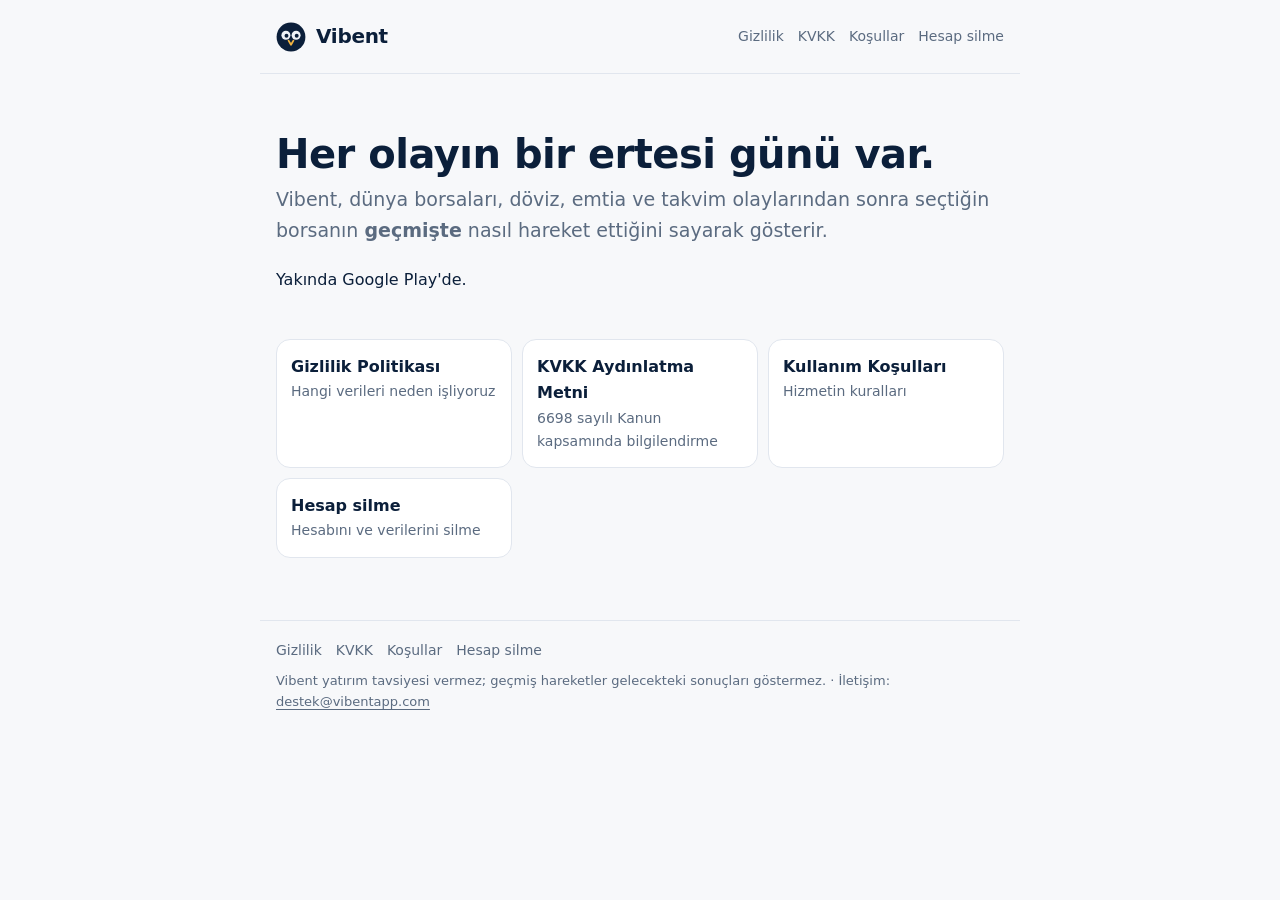
<file: index.html>
<!doctype html>
<html lang="tr">
<head>
<meta charset="utf-8">
<meta name="viewport" content="width=device-width, initial-scale=1">
<title>Vibent</title>
<meta name="description" content="Borsaların geçmişte olaylardan sonra nasıl hareket ettiğini gösteren istatistik uygulaması.">
<link rel="stylesheet" href="/style.css">
</head>
<body>
<header><a class="brand" href="/"><svg width="30" height="30" viewBox="0 0 100 100" aria-hidden="true"><circle cx="50" cy="50" r="48" fill="#0B1F3A"/><circle cx="33" cy="44" r="15" fill="#EEF2F7"/><circle cx="67" cy="44" r="15" fill="#EEF2F7"/><circle cx="35" cy="46" r="6.5" fill="#0B1F3A"/><circle cx="69" cy="46" r="6.5" fill="#0B1F3A"/><path d="M42 62 L50 76 L58 62" stroke="#F2B441" stroke-width="6" fill="none" stroke-linecap="round" stroke-linejoin="round"/></svg>Vibent</a><nav><a href="/gizlilik/">Gizlilik</a><a href="/kvkk/">KVKK</a><a href="/kosullar/">Koşullar</a><a href="/hesap-sil/">Hesap silme</a></nav></header>
<main>

<section class="hero">
<h1>Her olayın bir ertesi günü var.</h1>
<p class="lead">Vibent, dünya borsaları, döviz, emtia ve takvim olaylarından sonra seçtiğin borsanın <strong>geçmişte</strong> nasıl hareket ettiğini sayarak gösterir.</p>
<p>Yakında Google Play'de.</p>
</section>
<div class="cards">
<a href="/gizlilik/"><strong>Gizlilik Politikası</strong><span>Hangi verileri neden işliyoruz</span></a>
<a href="/kvkk/"><strong>KVKK Aydınlatma Metni</strong><span>6698 sayılı Kanun kapsamında bilgilendirme</span></a>
<a href="/kosullar/"><strong>Kullanım Koşulları</strong><span>Hizmetin kuralları</span></a>
<a href="/hesap-sil/"><strong>Hesap silme</strong><span>Hesabını ve verilerini silme</span></a>
</div>

</main>
<footer><nav><a href="/gizlilik/">Gizlilik</a><a href="/kvkk/">KVKK</a><a href="/kosullar/">Koşullar</a><a href="/hesap-sil/">Hesap silme</a></nav>Vibent yatırım tavsiyesi vermez; geçmiş hareketler gelecekteki sonuçları göstermez. · İletişim: <a href="mailto:destek@vibentapp.com">destek@vibentapp.com</a></footer>
</body>
</html>
</file>
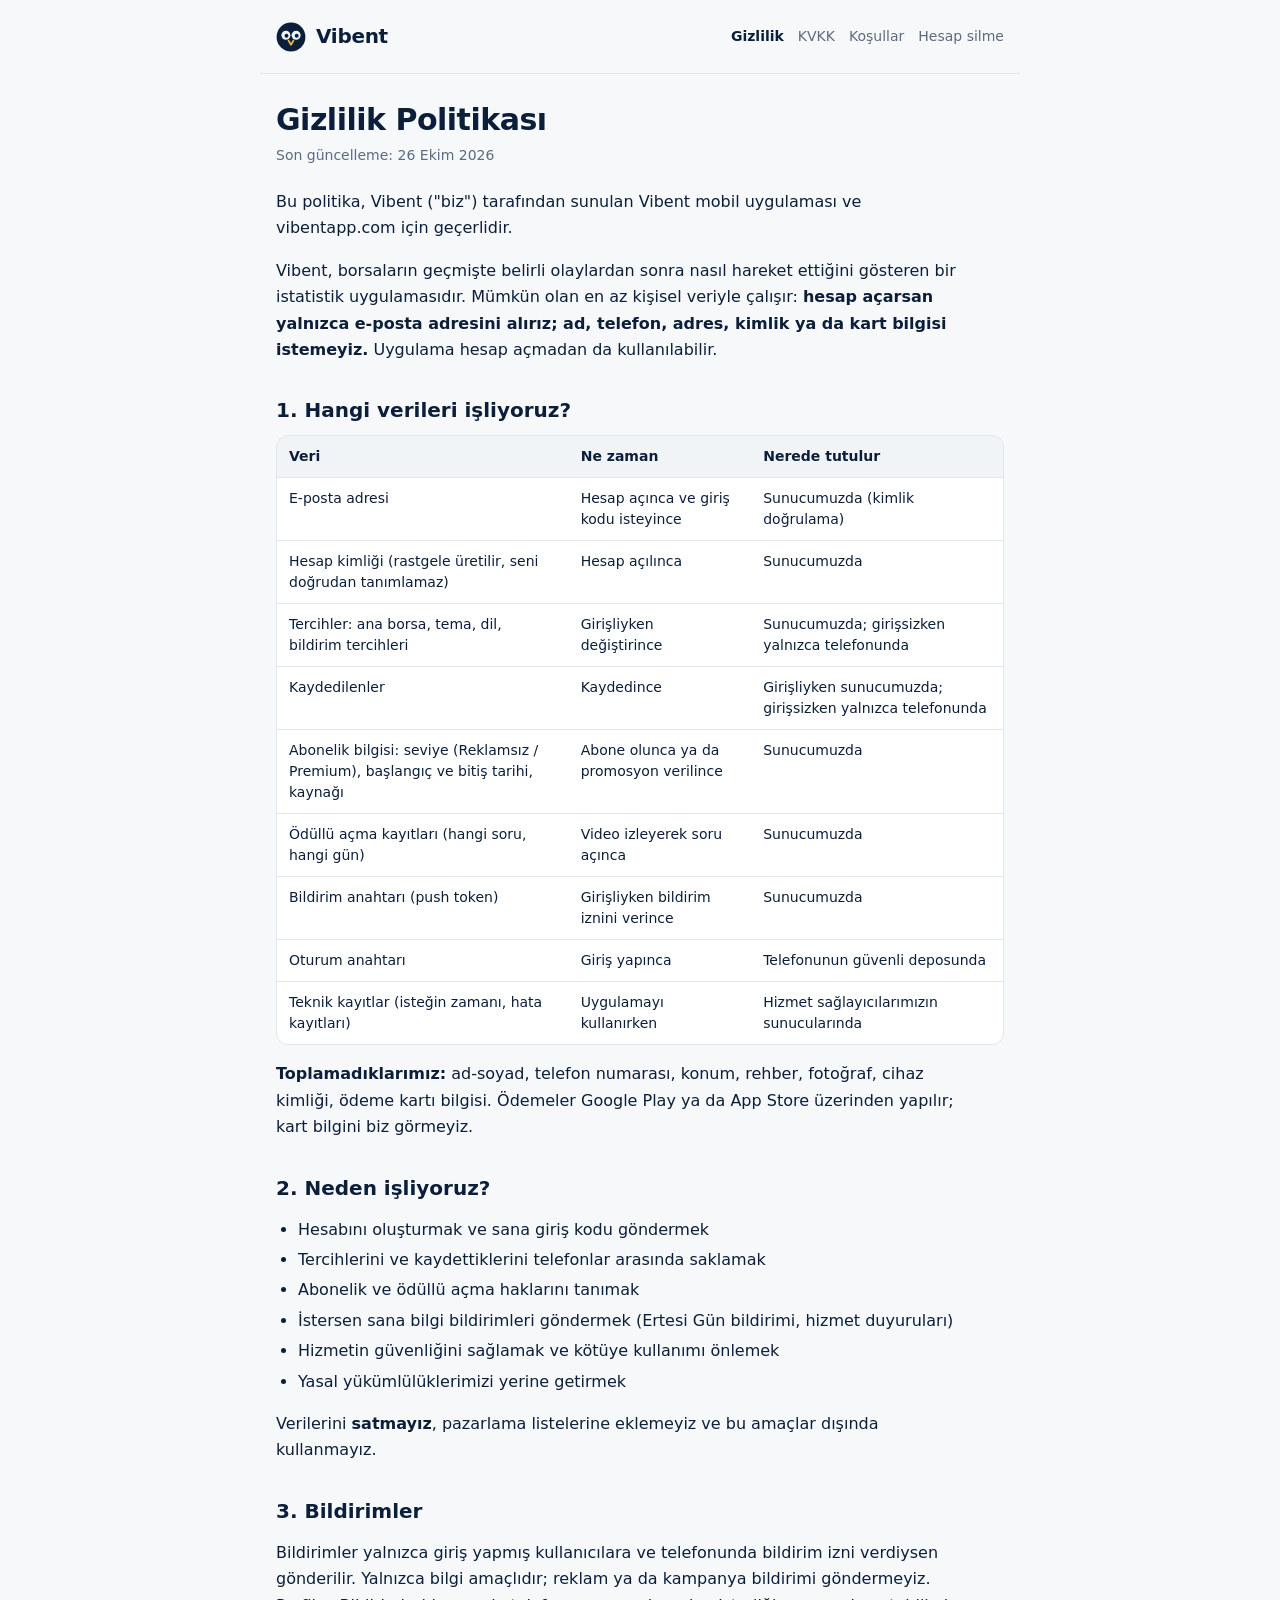
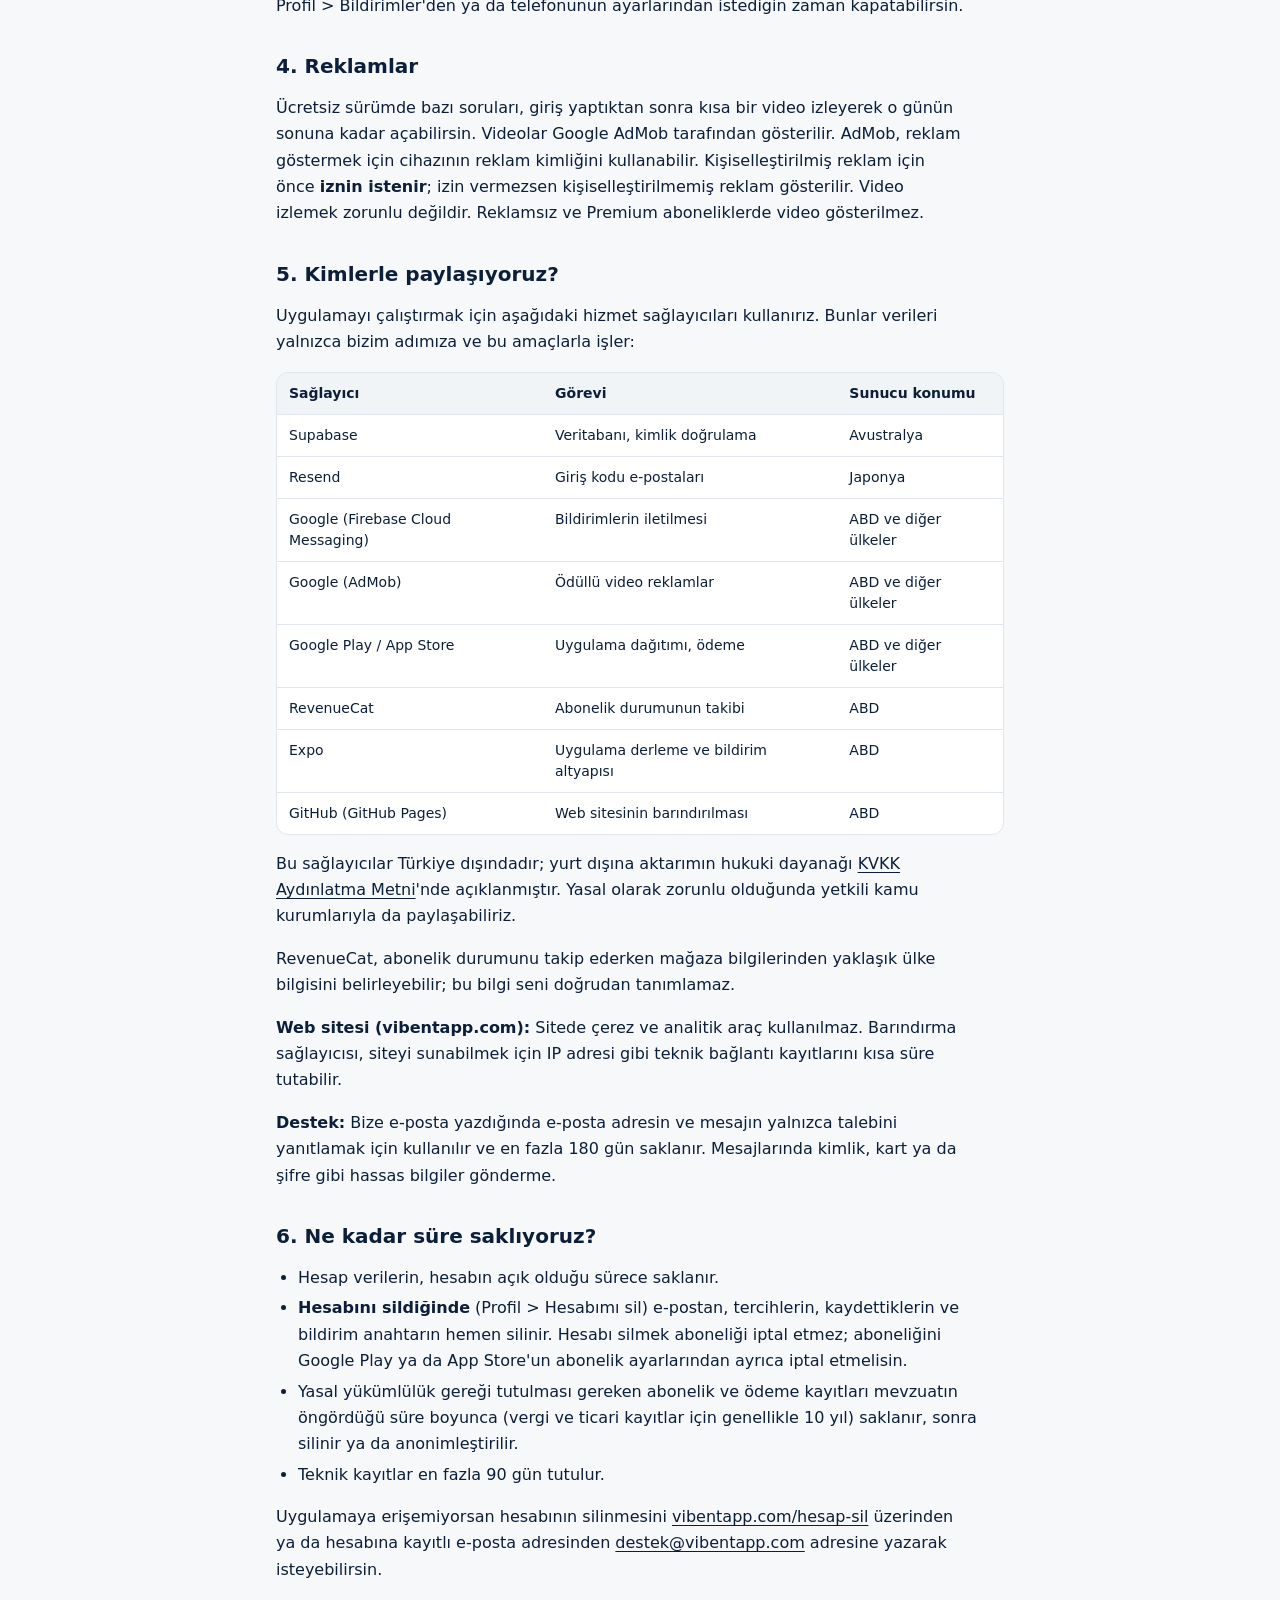
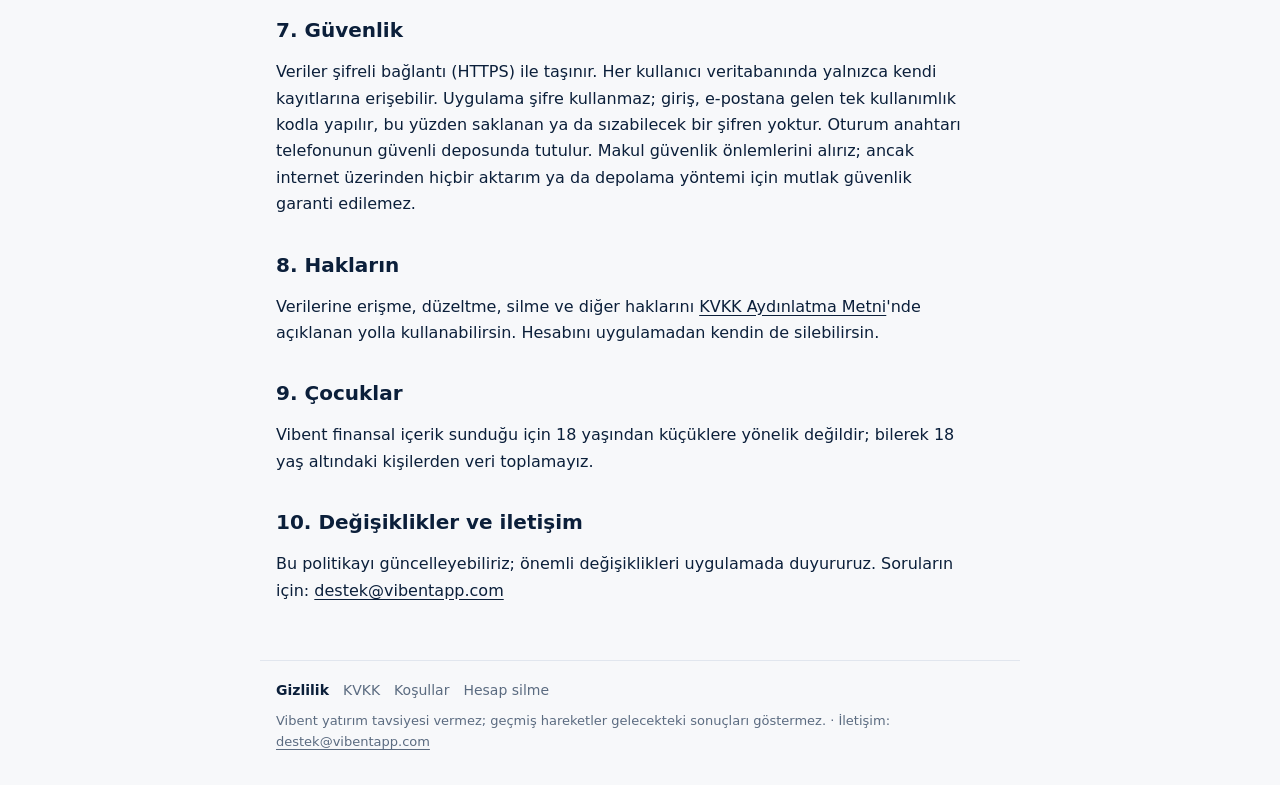
<file: gizlilik/index.html>
<!doctype html>
<html lang="tr">
<head>
<meta charset="utf-8">
<meta name="viewport" content="width=device-width, initial-scale=1">
<title>Gizlilik Politikası · Vibent</title>
<meta name="description" content="Vibent Gizlilik Politikası">
<link rel="stylesheet" href="/style.css">
</head>
<body>
<header><a class="brand" href="/"><svg width="30" height="30" viewBox="0 0 100 100" aria-hidden="true"><circle cx="50" cy="50" r="48" fill="#0B1F3A"/><circle cx="33" cy="44" r="15" fill="#EEF2F7"/><circle cx="67" cy="44" r="15" fill="#EEF2F7"/><circle cx="35" cy="46" r="6.5" fill="#0B1F3A"/><circle cx="69" cy="46" r="6.5" fill="#0B1F3A"/><path d="M42 62 L50 76 L58 62" stroke="#F2B441" stroke-width="6" fill="none" stroke-linecap="round" stroke-linejoin="round"/></svg>Vibent</a><nav><a href="/gizlilik/" aria-current="page">Gizlilik</a><a href="/kvkk/">KVKK</a><a href="/kosullar/">Koşullar</a><a href="/hesap-sil/">Hesap silme</a></nav></header>
<main>

<h1>Gizlilik Politikası</h1>
<p class="meta">Son güncelleme: 26 Ekim 2026</p>
<p>Bu politika, Vibent ("biz") tarafından sunulan Vibent mobil uygulaması ve vibentapp.com için geçerlidir.</p>
<p>Vibent, borsaların geçmişte belirli olaylardan sonra nasıl hareket ettiğini gösteren bir istatistik uygulamasıdır. Mümkün olan en az kişisel veriyle çalışır: <strong>hesap açarsan yalnızca e-posta adresini alırız; ad, telefon, adres, kimlik ya da kart bilgisi istemeyiz.</strong> Uygulama hesap açmadan da kullanılabilir.</p>

<h2>1. Hangi verileri işliyoruz?</h2>
<div class="table"><table><thead><tr><th>Veri</th><th>Ne zaman</th><th>Nerede tutulur</th></tr></thead><tbody><tr><td>E-posta adresi</td><td>Hesap açınca ve giriş kodu isteyince</td><td>Sunucumuzda (kimlik doğrulama)</td></tr><tr><td>Hesap kimliği (rastgele üretilir, seni doğrudan tanımlamaz)</td><td>Hesap açılınca</td><td>Sunucumuzda</td></tr><tr><td>Tercihler: ana borsa, tema, dil, bildirim tercihleri</td><td>Girişliyken değiştirince</td><td>Sunucumuzda; girişsizken yalnızca telefonunda</td></tr><tr><td>Kaydedilenler</td><td>Kaydedince</td><td>Girişliyken sunucumuzda; girişsizken yalnızca telefonunda</td></tr><tr><td>Abonelik bilgisi: seviye (Reklamsız / Premium), başlangıç ve bitiş tarihi, kaynağı</td><td>Abone olunca ya da promosyon verilince</td><td>Sunucumuzda</td></tr><tr><td>Ödüllü açma kayıtları (hangi soru, hangi gün)</td><td>Video izleyerek soru açınca</td><td>Sunucumuzda</td></tr><tr><td>Bildirim anahtarı (push token)</td><td>Girişliyken bildirim iznini verince</td><td>Sunucumuzda</td></tr><tr><td>Oturum anahtarı</td><td>Giriş yapınca</td><td>Telefonunun güvenli deposunda</td></tr><tr><td>Teknik kayıtlar (isteğin zamanı, hata kayıtları)</td><td>Uygulamayı kullanırken</td><td>Hizmet sağlayıcılarımızın sunucularında</td></tr></tbody></table></div>
<p><strong>Toplamadıklarımız:</strong> ad-soyad, telefon numarası, konum, rehber, fotoğraf, cihaz kimliği, ödeme kartı bilgisi. Ödemeler Google Play ya da App Store üzerinden yapılır; kart bilgini biz görmeyiz.</p>

<h2>2. Neden işliyoruz?</h2>
<ul>
<li>Hesabını oluşturmak ve sana giriş kodu göndermek</li>
<li>Tercihlerini ve kaydettiklerini telefonlar arasında saklamak</li>
<li>Abonelik ve ödüllü açma haklarını tanımak</li>
<li>İstersen sana bilgi bildirimleri göndermek (Ertesi Gün bildirimi, hizmet duyuruları)</li>
<li>Hizmetin güvenliğini sağlamak ve kötüye kullanımı önlemek</li>
<li>Yasal yükümlülüklerimizi yerine getirmek</li>
</ul>
<p>Verilerini <strong>satmayız</strong>, pazarlama listelerine eklemeyiz ve bu amaçlar dışında kullanmayız.</p>

<h2>3. Bildirimler</h2>
<p>Bildirimler yalnızca giriş yapmış kullanıcılara ve telefonunda bildirim izni verdiysen gönderilir. Yalnızca bilgi amaçlıdır; reklam ya da kampanya bildirimi göndermeyiz. Profil &gt; Bildirimler'den ya da telefonunun ayarlarından istediğin zaman kapatabilirsin.</p>

<h2>4. Reklamlar</h2>
<p>Ücretsiz sürümde bazı soruları, giriş yaptıktan sonra kısa bir video izleyerek o günün sonuna kadar açabilirsin. Videolar Google AdMob tarafından gösterilir. AdMob, reklam göstermek için cihazının reklam kimliğini kullanabilir. Kişiselleştirilmiş reklam için önce <strong>iznin istenir</strong>; izin vermezsen kişiselleştirilmemiş reklam gösterilir. Video izlemek zorunlu değildir. Reklamsız ve Premium aboneliklerde video gösterilmez.</p>

<h2>5. Kimlerle paylaşıyoruz?</h2>
<p>Uygulamayı çalıştırmak için aşağıdaki hizmet sağlayıcıları kullanırız. Bunlar verileri yalnızca bizim adımıza ve bu amaçlarla işler:</p>
<div class="table"><table><thead><tr><th>Sağlayıcı</th><th>Görevi</th><th>Sunucu konumu</th></tr></thead><tbody><tr><td>Supabase</td><td>Veritabanı, kimlik doğrulama</td><td>Avustralya</td></tr><tr><td>Resend</td><td>Giriş kodu e-postaları</td><td>Japonya</td></tr><tr><td>Google (Firebase Cloud Messaging)</td><td>Bildirimlerin iletilmesi</td><td>ABD ve diğer ülkeler</td></tr><tr><td>Google (AdMob)</td><td>Ödüllü video reklamlar</td><td>ABD ve diğer ülkeler</td></tr><tr><td>Google Play / App Store</td><td>Uygulama dağıtımı, ödeme</td><td>ABD ve diğer ülkeler</td></tr><tr><td>RevenueCat</td><td>Abonelik durumunun takibi</td><td>ABD</td></tr><tr><td>Expo</td><td>Uygulama derleme ve bildirim altyapısı</td><td>ABD</td></tr><tr><td>GitHub (GitHub Pages)</td><td>Web sitesinin barındırılması</td><td>ABD</td></tr></tbody></table></div>
<p>Bu sağlayıcılar Türkiye dışındadır; yurt dışına aktarımın hukuki dayanağı <a href="/kvkk/">KVKK Aydınlatma Metni</a>'nde açıklanmıştır. Yasal olarak zorunlu olduğunda yetkili kamu kurumlarıyla da paylaşabiliriz.</p>
<p>RevenueCat, abonelik durumunu takip ederken mağaza bilgilerinden yaklaşık ülke bilgisini belirleyebilir; bu bilgi seni doğrudan tanımlamaz.</p>
<p><strong>Web sitesi (vibentapp.com):</strong> Sitede çerez ve analitik araç kullanılmaz. Barındırma sağlayıcısı, siteyi sunabilmek için IP adresi gibi teknik bağlantı kayıtlarını kısa süre tutabilir.</p>
<p><strong>Destek:</strong> Bize e-posta yazdığında e-posta adresin ve mesajın yalnızca talebini yanıtlamak için kullanılır ve en fazla 180 gün saklanır. Mesajlarında kimlik, kart ya da şifre gibi hassas bilgiler gönderme.</p>

<h2>6. Ne kadar süre saklıyoruz?</h2>
<ul>
<li>Hesap verilerin, hesabın açık olduğu sürece saklanır.</li>
<li><strong>Hesabını sildiğinde</strong> (Profil &gt; Hesabımı sil) e-postan, tercihlerin, kaydettiklerin ve bildirim anahtarın hemen silinir. Hesabı silmek aboneliği iptal etmez; aboneliğini Google Play ya da App Store'un abonelik ayarlarından ayrıca iptal etmelisin.</li>
<li>Yasal yükümlülük gereği tutulması gereken abonelik ve ödeme kayıtları mevzuatın öngördüğü süre boyunca (vergi ve ticari kayıtlar için genellikle 10 yıl) saklanır, sonra silinir ya da anonimleştirilir.</li>
<li>Teknik kayıtlar en fazla 90 gün tutulur.</li>
</ul>
<p>Uygulamaya erişemiyorsan hesabının silinmesini <a href="/hesap-sil/">vibentapp.com/hesap-sil</a> üzerinden ya da hesabına kayıtlı e-posta adresinden <a href="mailto:destek@vibentapp.com">destek@vibentapp.com</a> adresine yazarak isteyebilirsin.</p>

<h2>7. Güvenlik</h2>
<p>Veriler şifreli bağlantı (HTTPS) ile taşınır. Her kullanıcı veritabanında yalnızca kendi kayıtlarına erişebilir. Uygulama şifre kullanmaz; giriş, e-postana gelen tek kullanımlık kodla yapılır, bu yüzden saklanan ya da sızabilecek bir şifren yoktur. Oturum anahtarı telefonunun güvenli deposunda tutulur. Makul güvenlik önlemlerini alırız; ancak internet üzerinden hiçbir aktarım ya da depolama yöntemi için mutlak güvenlik garanti edilemez.</p>

<h2>8. Hakların</h2>
<p>Verilerine erişme, düzeltme, silme ve diğer haklarını <a href="/kvkk/">KVKK Aydınlatma Metni</a>'nde açıklanan yolla kullanabilirsin. Hesabını uygulamadan kendin de silebilirsin.</p>

<h2>9. Çocuklar</h2>
<p>Vibent finansal içerik sunduğu için 18 yaşından küçüklere yönelik değildir; bilerek 18 yaş altındaki kişilerden veri toplamayız.</p>

<h2>10. Değişiklikler ve iletişim</h2>
<p>Bu politikayı güncelleyebiliriz; önemli değişiklikleri uygulamada duyururuz. Soruların için: <a href="mailto:destek@vibentapp.com">destek@vibentapp.com</a></p>

</main>
<footer><nav><a href="/gizlilik/" aria-current="page">Gizlilik</a><a href="/kvkk/">KVKK</a><a href="/kosullar/">Koşullar</a><a href="/hesap-sil/">Hesap silme</a></nav>Vibent yatırım tavsiyesi vermez; geçmiş hareketler gelecekteki sonuçları göstermez. · İletişim: <a href="mailto:destek@vibentapp.com">destek@vibentapp.com</a></footer>
</body>
</html>
</file>
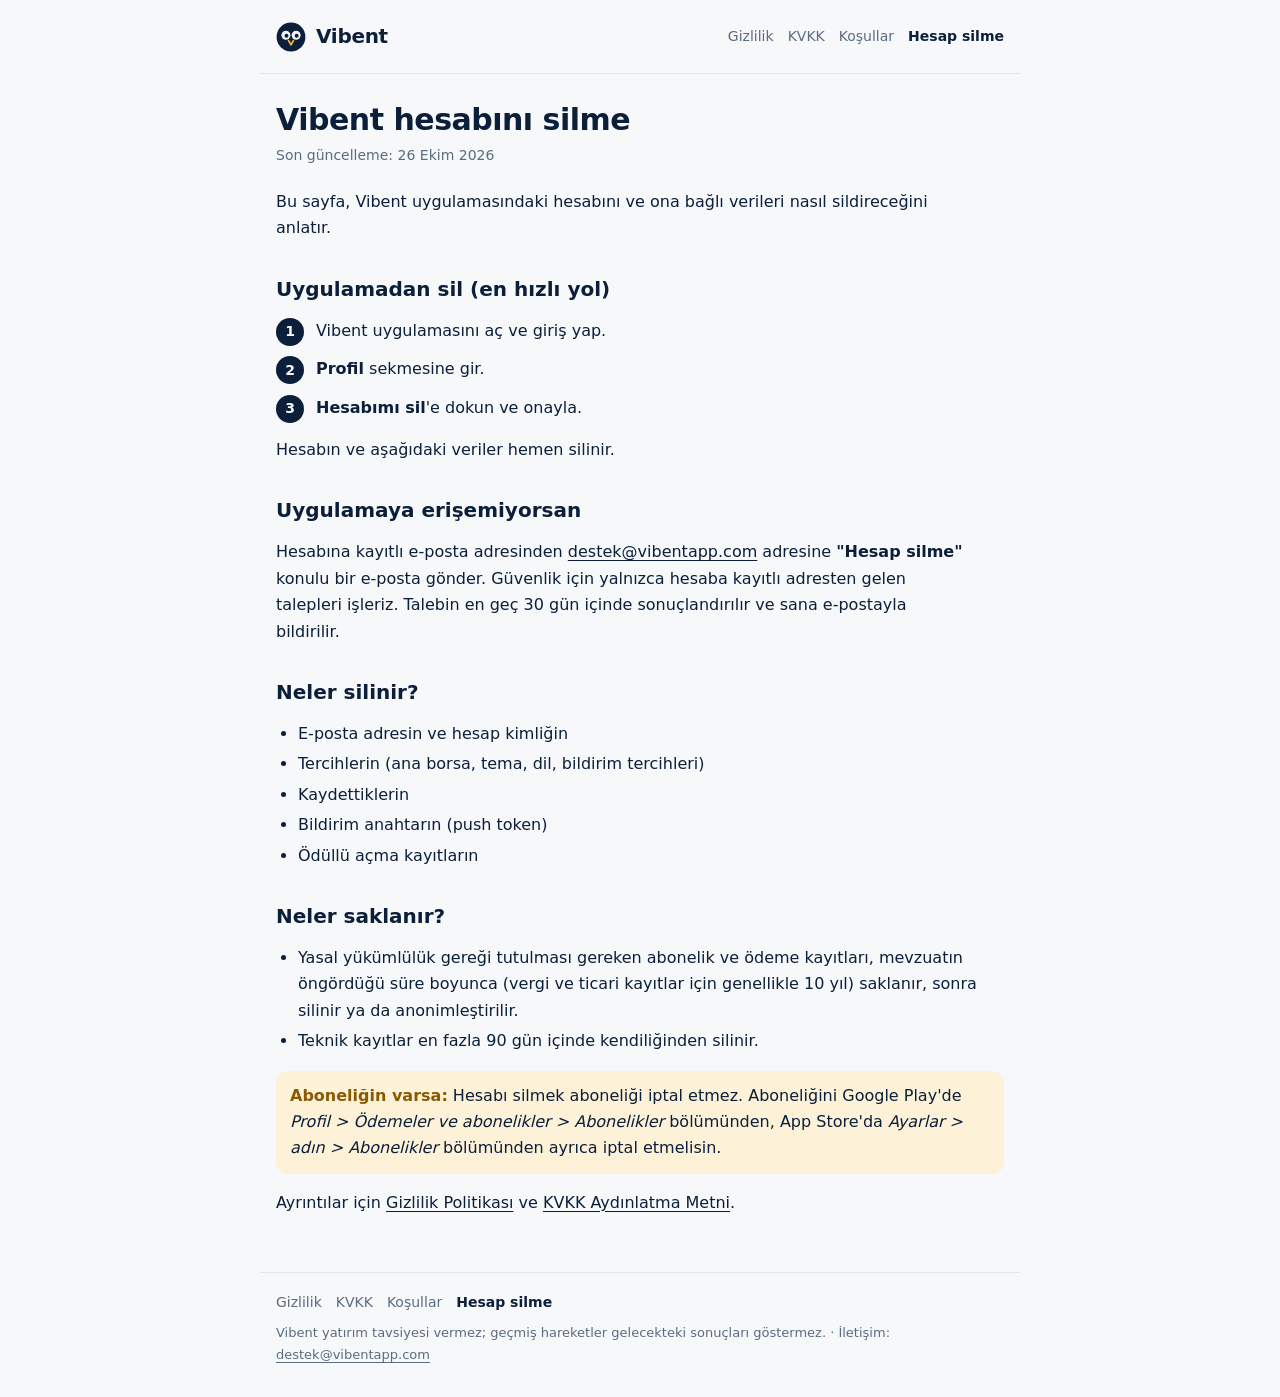
<file: hesap-sil/index.html>
<!doctype html>
<html lang="tr">
<head>
<meta charset="utf-8">
<meta name="viewport" content="width=device-width, initial-scale=1">
<title>Hesap silme · Vibent</title>
<meta name="description" content="Vibent hesabını ve verilerini silme">
<link rel="stylesheet" href="/style.css">
</head>
<body>
<header><a class="brand" href="/"><svg width="30" height="30" viewBox="0 0 100 100" aria-hidden="true"><circle cx="50" cy="50" r="48" fill="#0B1F3A"/><circle cx="33" cy="44" r="15" fill="#EEF2F7"/><circle cx="67" cy="44" r="15" fill="#EEF2F7"/><circle cx="35" cy="46" r="6.5" fill="#0B1F3A"/><circle cx="69" cy="46" r="6.5" fill="#0B1F3A"/><path d="M42 62 L50 76 L58 62" stroke="#F2B441" stroke-width="6" fill="none" stroke-linecap="round" stroke-linejoin="round"/></svg>Vibent</a><nav><a href="/gizlilik/">Gizlilik</a><a href="/kvkk/">KVKK</a><a href="/kosullar/">Koşullar</a><a href="/hesap-sil/" aria-current="page">Hesap silme</a></nav></header>
<main>

<h1>Vibent hesabını silme</h1>
<p class="meta">Son güncelleme: 26 Ekim 2026</p>
<p>Bu sayfa, Vibent uygulamasındaki hesabını ve ona bağlı verileri nasıl sildireceğini anlatır.</p>

<h2>Uygulamadan sil (en hızlı yol)</h2>
<ol class="steps">
<li>Vibent uygulamasını aç ve giriş yap.</li>
<li><strong>Profil</strong> sekmesine gir.</li>
<li><strong>Hesabımı sil</strong>'e dokun ve onayla.</li>
</ol>
<p>Hesabın ve aşağıdaki veriler hemen silinir.</p>

<h2>Uygulamaya erişemiyorsan</h2>
<p>Hesabına kayıtlı e-posta adresinden <a href="mailto:destek@vibentapp.com">destek@vibentapp.com</a> adresine <strong>"Hesap silme"</strong> konulu bir e-posta gönder. Güvenlik için yalnızca hesaba kayıtlı adresten gelen talepleri işleriz. Talebin en geç 30 gün içinde sonuçlandırılır ve sana e-postayla bildirilir.</p>

<h2>Neler silinir?</h2>
<ul>
<li>E-posta adresin ve hesap kimliğin</li>
<li>Tercihlerin (ana borsa, tema, dil, bildirim tercihleri)</li>
<li>Kaydettiklerin</li>
<li>Bildirim anahtarın (push token)</li>
<li>Ödüllü açma kayıtların</li>
</ul>

<h2>Neler saklanır?</h2>
<ul>
<li>Yasal yükümlülük gereği tutulması gereken abonelik ve ödeme kayıtları, mevzuatın öngördüğü süre boyunca (vergi ve ticari kayıtlar için genellikle 10 yıl) saklanır, sonra silinir ya da anonimleştirilir.</li>
<li>Teknik kayıtlar en fazla 90 gün içinde kendiliğinden silinir.</li>
</ul>

<div class="note"><strong>Aboneliğin varsa:</strong> Hesabı silmek aboneliği iptal etmez. Aboneliğini Google Play'de <em>Profil &gt; Ödemeler ve abonelikler &gt; Abonelikler</em> bölümünden, App Store'da <em>Ayarlar &gt; adın &gt; Abonelikler</em> bölümünden ayrıca iptal etmelisin.</div>

<p>Ayrıntılar için <a href="/gizlilik/">Gizlilik Politikası</a> ve <a href="/kvkk/">KVKK Aydınlatma Metni</a>.</p>

</main>
<footer><nav><a href="/gizlilik/">Gizlilik</a><a href="/kvkk/">KVKK</a><a href="/kosullar/">Koşullar</a><a href="/hesap-sil/" aria-current="page">Hesap silme</a></nav>Vibent yatırım tavsiyesi vermez; geçmiş hareketler gelecekteki sonuçları göstermez. · İletişim: <a href="mailto:destek@vibentapp.com">destek@vibentapp.com</a></footer>
</body>
</html>
</file>
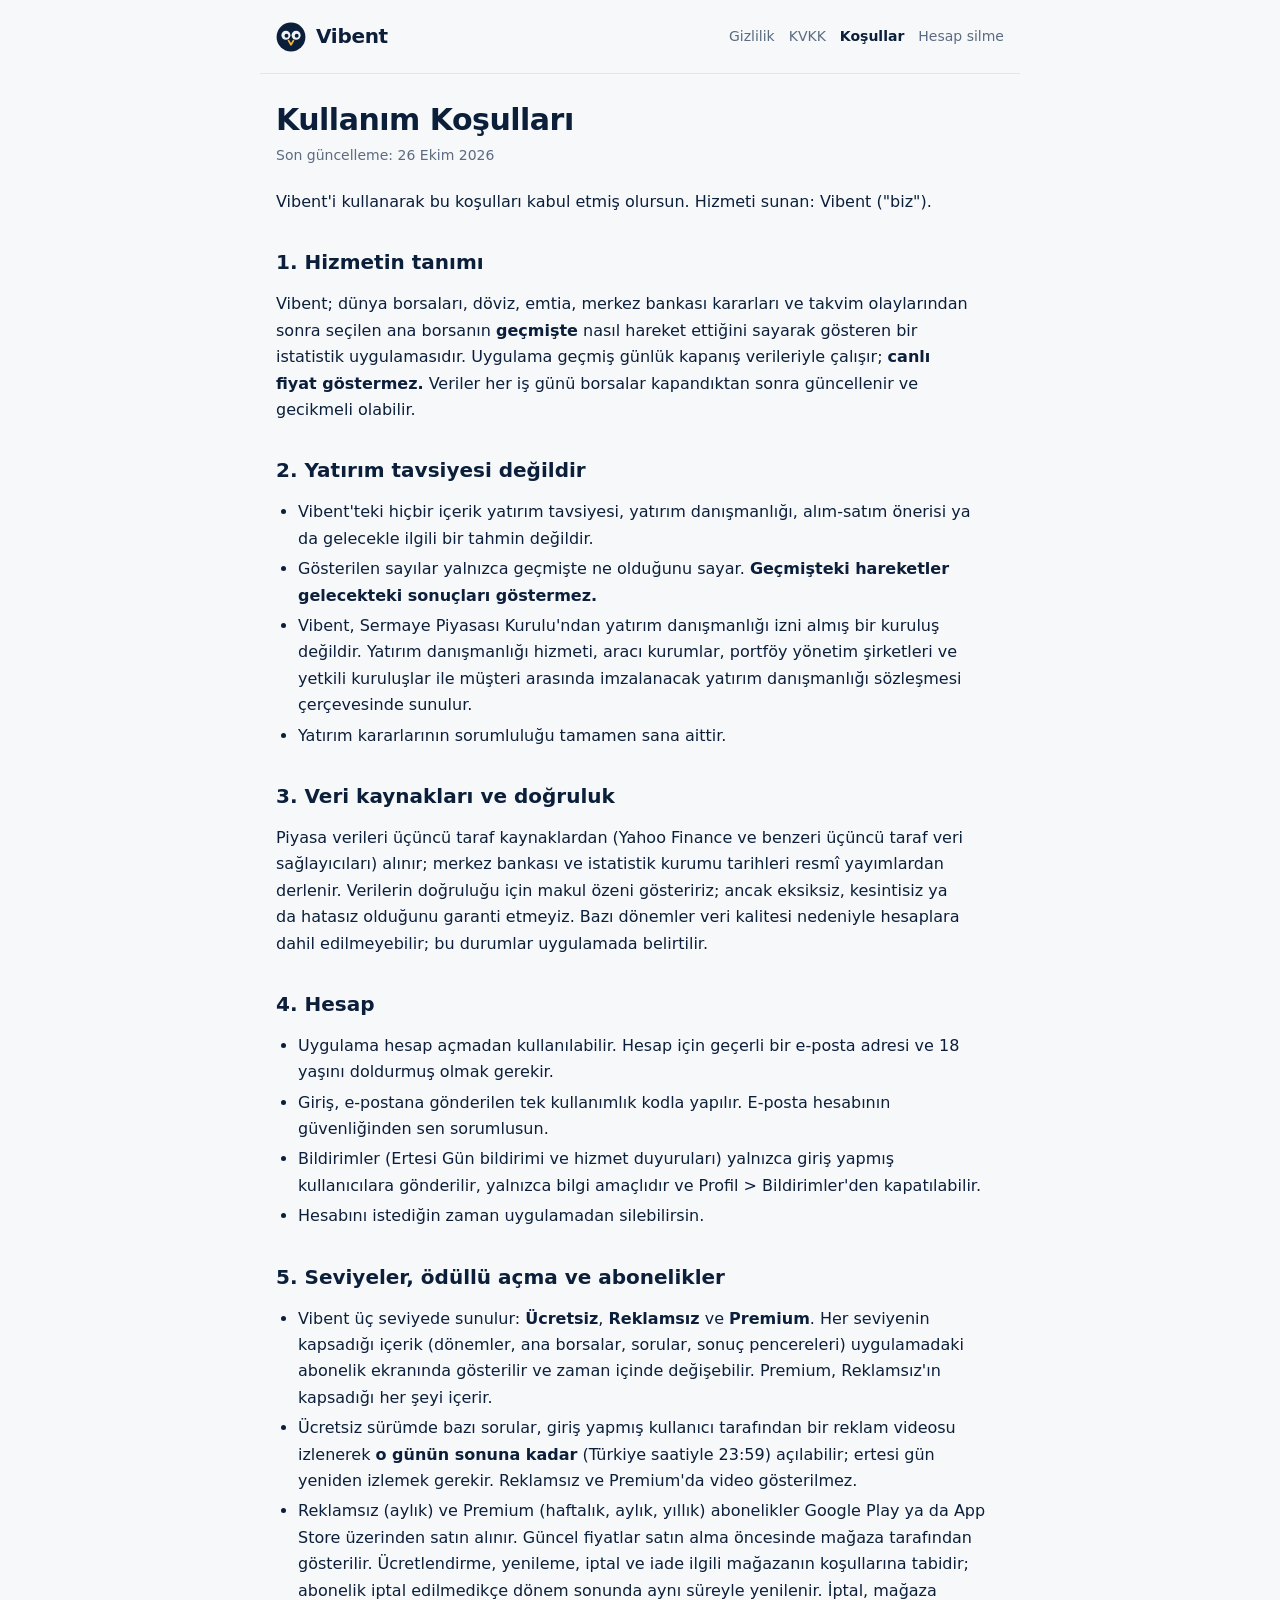
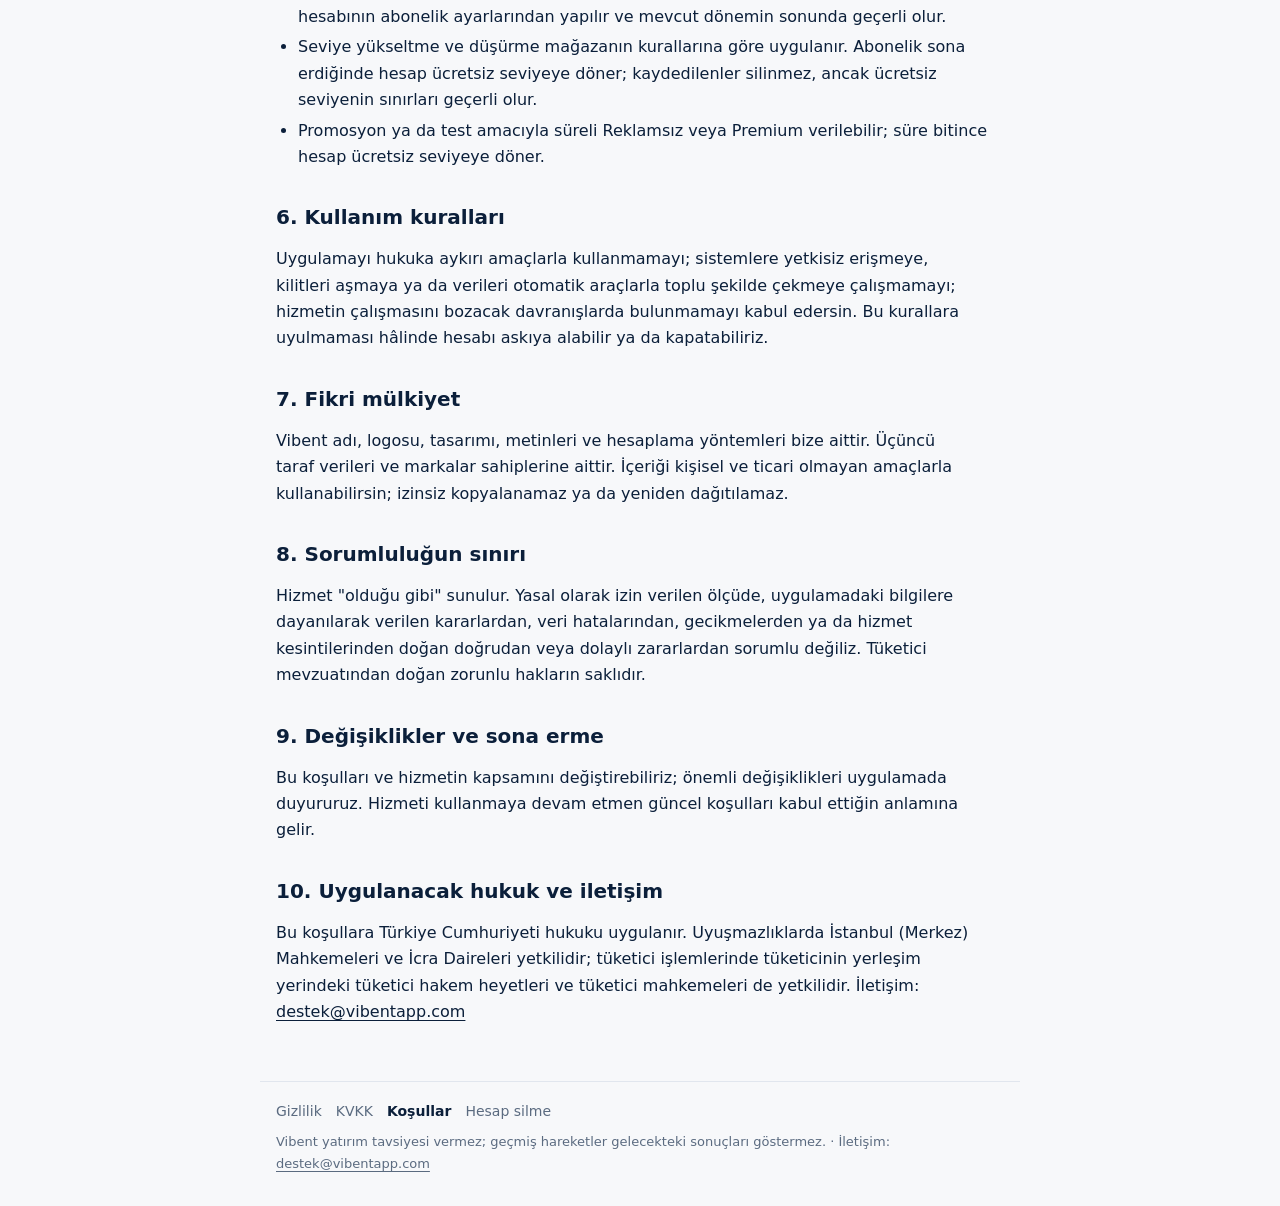
<file: kosullar/index.html>
<!doctype html>
<html lang="tr">
<head>
<meta charset="utf-8">
<meta name="viewport" content="width=device-width, initial-scale=1">
<title>Kullanım Koşulları · Vibent</title>
<meta name="description" content="Vibent Kullanım Koşulları">
<link rel="stylesheet" href="/style.css">
</head>
<body>
<header><a class="brand" href="/"><svg width="30" height="30" viewBox="0 0 100 100" aria-hidden="true"><circle cx="50" cy="50" r="48" fill="#0B1F3A"/><circle cx="33" cy="44" r="15" fill="#EEF2F7"/><circle cx="67" cy="44" r="15" fill="#EEF2F7"/><circle cx="35" cy="46" r="6.5" fill="#0B1F3A"/><circle cx="69" cy="46" r="6.5" fill="#0B1F3A"/><path d="M42 62 L50 76 L58 62" stroke="#F2B441" stroke-width="6" fill="none" stroke-linecap="round" stroke-linejoin="round"/></svg>Vibent</a><nav><a href="/gizlilik/">Gizlilik</a><a href="/kvkk/">KVKK</a><a href="/kosullar/" aria-current="page">Koşullar</a><a href="/hesap-sil/">Hesap silme</a></nav></header>
<main>

<h1>Kullanım Koşulları</h1>
<p class="meta">Son güncelleme: 26 Ekim 2026</p>
<p>Vibent'i kullanarak bu koşulları kabul etmiş olursun. Hizmeti sunan: Vibent ("biz").</p>

<h2>1. Hizmetin tanımı</h2>
<p>Vibent; dünya borsaları, döviz, emtia, merkez bankası kararları ve takvim olaylarından sonra seçilen ana borsanın <strong>geçmişte</strong> nasıl hareket ettiğini sayarak gösteren bir istatistik uygulamasıdır. Uygulama geçmiş günlük kapanış verileriyle çalışır; <strong>canlı fiyat göstermez.</strong> Veriler her iş günü borsalar kapandıktan sonra güncellenir ve gecikmeli olabilir.</p>

<h2>2. Yatırım tavsiyesi değildir</h2>
<ul>
<li>Vibent'teki hiçbir içerik yatırım tavsiyesi, yatırım danışmanlığı, alım-satım önerisi ya da gelecekle ilgili bir tahmin değildir.</li>
<li>Gösterilen sayılar yalnızca geçmişte ne olduğunu sayar. <strong>Geçmişteki hareketler gelecekteki sonuçları göstermez.</strong></li>
<li>Vibent, Sermaye Piyasası Kurulu'ndan yatırım danışmanlığı izni almış bir kuruluş değildir. Yatırım danışmanlığı hizmeti, aracı kurumlar, portföy yönetim şirketleri ve yetkili kuruluşlar ile müşteri arasında imzalanacak yatırım danışmanlığı sözleşmesi çerçevesinde sunulur.</li>
<li>Yatırım kararlarının sorumluluğu tamamen sana aittir.</li>
</ul>

<h2>3. Veri kaynakları ve doğruluk</h2>
<p>Piyasa verileri üçüncü taraf kaynaklardan (Yahoo Finance ve benzeri üçüncü taraf veri sağlayıcıları) alınır; merkez bankası ve istatistik kurumu tarihleri resmî yayımlardan derlenir. Verilerin doğruluğu için makul özeni gösteririz; ancak eksiksiz, kesintisiz ya da hatasız olduğunu garanti etmeyiz. Bazı dönemler veri kalitesi nedeniyle hesaplara dahil edilmeyebilir; bu durumlar uygulamada belirtilir.</p>

<h2>4. Hesap</h2>
<ul>
<li>Uygulama hesap açmadan kullanılabilir. Hesap için geçerli bir e-posta adresi ve 18 yaşını doldurmuş olmak gerekir.</li>
<li>Giriş, e-postana gönderilen tek kullanımlık kodla yapılır. E-posta hesabının güvenliğinden sen sorumlusun.</li>
<li>Bildirimler (Ertesi Gün bildirimi ve hizmet duyuruları) yalnızca giriş yapmış kullanıcılara gönderilir, yalnızca bilgi amaçlıdır ve Profil &gt; Bildirimler'den kapatılabilir.</li>
<li>Hesabını istediğin zaman uygulamadan silebilirsin.</li>
</ul>

<h2>5. Seviyeler, ödüllü açma ve abonelikler</h2>
<ul>
<li>Vibent üç seviyede sunulur: <strong>Ücretsiz</strong>, <strong>Reklamsız</strong> ve <strong>Premium</strong>. Her seviyenin kapsadığı içerik (dönemler, ana borsalar, sorular, sonuç pencereleri) uygulamadaki abonelik ekranında gösterilir ve zaman içinde değişebilir. Premium, Reklamsız'ın kapsadığı her şeyi içerir.</li>
<li>Ücretsiz sürümde bazı sorular, giriş yapmış kullanıcı tarafından bir reklam videosu izlenerek <strong>o günün sonuna kadar</strong> (Türkiye saatiyle 23:59) açılabilir; ertesi gün yeniden izlemek gerekir. Reklamsız ve Premium'da video gösterilmez.</li>
<li>Reklamsız (aylık) ve Premium (haftalık, aylık, yıllık) abonelikler Google Play ya da App Store üzerinden satın alınır. Güncel fiyatlar satın alma öncesinde mağaza tarafından gösterilir. Ücretlendirme, yenileme, iptal ve iade ilgili mağazanın koşullarına tabidir; abonelik iptal edilmedikçe dönem sonunda aynı süreyle yenilenir. İptal, mağaza hesabının abonelik ayarlarından yapılır ve mevcut dönemin sonunda geçerli olur.</li>
<li>Seviye yükseltme ve düşürme mağazanın kurallarına göre uygulanır. Abonelik sona erdiğinde hesap ücretsiz seviyeye döner; kaydedilenler silinmez, ancak ücretsiz seviyenin sınırları geçerli olur.</li>
<li>Promosyon ya da test amacıyla süreli Reklamsız veya Premium verilebilir; süre bitince hesap ücretsiz seviyeye döner.</li>
</ul>

<h2>6. Kullanım kuralları</h2>
<p>Uygulamayı hukuka aykırı amaçlarla kullanmamayı; sistemlere yetkisiz erişmeye, kilitleri aşmaya ya da verileri otomatik araçlarla toplu şekilde çekmeye çalışmamayı; hizmetin çalışmasını bozacak davranışlarda bulunmamayı kabul edersin. Bu kurallara uyulmaması hâlinde hesabı askıya alabilir ya da kapatabiliriz.</p>

<h2>7. Fikri mülkiyet</h2>
<p>Vibent adı, logosu, tasarımı, metinleri ve hesaplama yöntemleri bize aittir. Üçüncü taraf verileri ve markalar sahiplerine aittir. İçeriği kişisel ve ticari olmayan amaçlarla kullanabilirsin; izinsiz kopyalanamaz ya da yeniden dağıtılamaz.</p>

<h2>8. Sorumluluğun sınırı</h2>
<p>Hizmet "olduğu gibi" sunulur. Yasal olarak izin verilen ölçüde, uygulamadaki bilgilere dayanılarak verilen kararlardan, veri hatalarından, gecikmelerden ya da hizmet kesintilerinden doğan doğrudan veya dolaylı zararlardan sorumlu değiliz. Tüketici mevzuatından doğan zorunlu hakların saklıdır.</p>

<h2>9. Değişiklikler ve sona erme</h2>
<p>Bu koşulları ve hizmetin kapsamını değiştirebiliriz; önemli değişiklikleri uygulamada duyururuz. Hizmeti kullanmaya devam etmen güncel koşulları kabul ettiğin anlamına gelir.</p>

<h2>10. Uygulanacak hukuk ve iletişim</h2>
<p>Bu koşullara Türkiye Cumhuriyeti hukuku uygulanır. Uyuşmazlıklarda İstanbul (Merkez) Mahkemeleri ve İcra Daireleri yetkilidir; tüketici işlemlerinde tüketicinin yerleşim yerindeki tüketici hakem heyetleri ve tüketici mahkemeleri de yetkilidir. İletişim: <a href="mailto:destek@vibentapp.com">destek@vibentapp.com</a></p>

</main>
<footer><nav><a href="/gizlilik/">Gizlilik</a><a href="/kvkk/">KVKK</a><a href="/kosullar/" aria-current="page">Koşullar</a><a href="/hesap-sil/">Hesap silme</a></nav>Vibent yatırım tavsiyesi vermez; geçmiş hareketler gelecekteki sonuçları göstermez. · İletişim: <a href="mailto:destek@vibentapp.com">destek@vibentapp.com</a></footer>
</body>
</html>
</file>
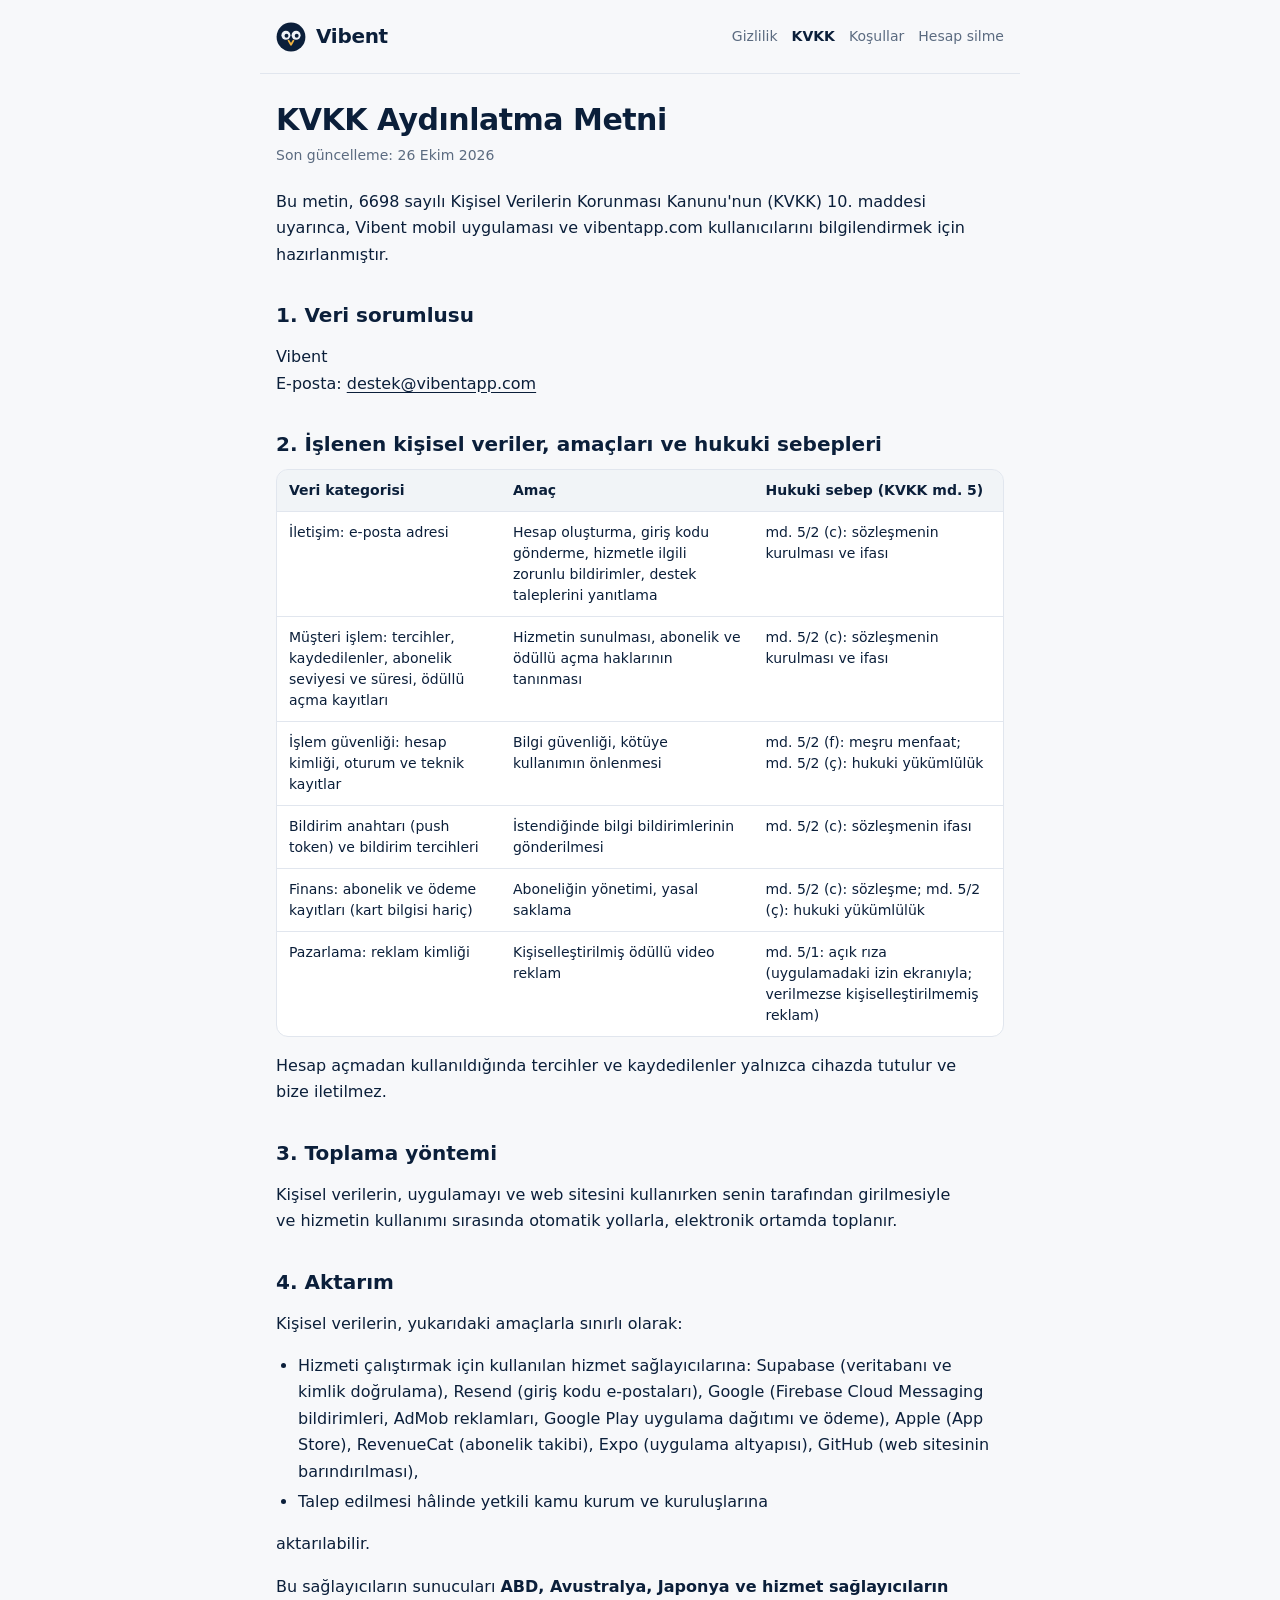
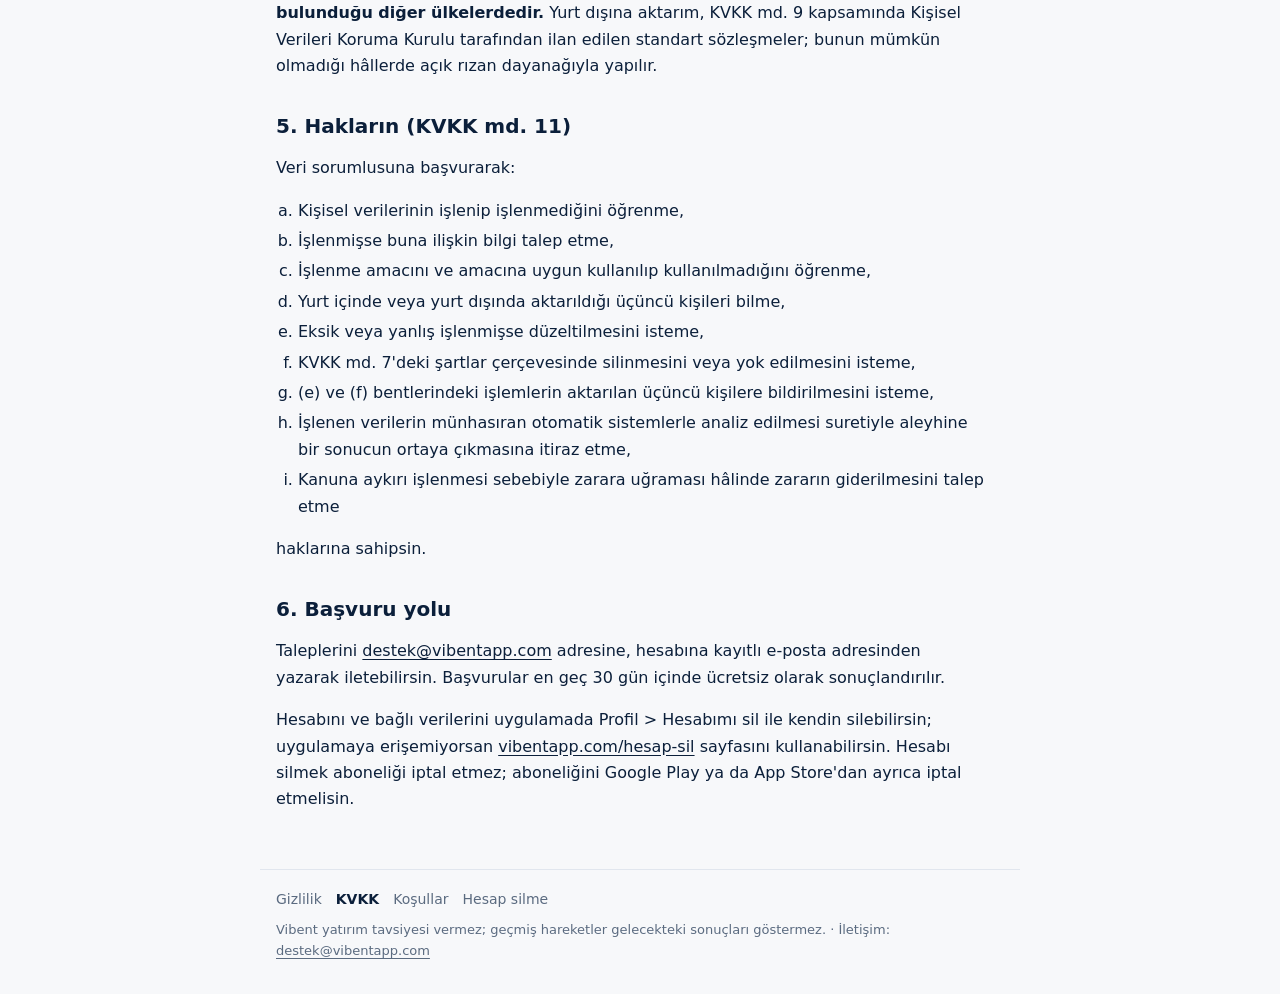
<file: kvkk/index.html>
<!doctype html>
<html lang="tr">
<head>
<meta charset="utf-8">
<meta name="viewport" content="width=device-width, initial-scale=1">
<title>KVKK Aydınlatma Metni · Vibent</title>
<meta name="description" content="Vibent KVKK Aydınlatma Metni">
<link rel="stylesheet" href="/style.css">
</head>
<body>
<header><a class="brand" href="/"><svg width="30" height="30" viewBox="0 0 100 100" aria-hidden="true"><circle cx="50" cy="50" r="48" fill="#0B1F3A"/><circle cx="33" cy="44" r="15" fill="#EEF2F7"/><circle cx="67" cy="44" r="15" fill="#EEF2F7"/><circle cx="35" cy="46" r="6.5" fill="#0B1F3A"/><circle cx="69" cy="46" r="6.5" fill="#0B1F3A"/><path d="M42 62 L50 76 L58 62" stroke="#F2B441" stroke-width="6" fill="none" stroke-linecap="round" stroke-linejoin="round"/></svg>Vibent</a><nav><a href="/gizlilik/">Gizlilik</a><a href="/kvkk/" aria-current="page">KVKK</a><a href="/kosullar/">Koşullar</a><a href="/hesap-sil/">Hesap silme</a></nav></header>
<main>

<h1>KVKK Aydınlatma Metni</h1>
<p class="meta">Son güncelleme: 26 Ekim 2026</p>
<p>Bu metin, 6698 sayılı Kişisel Verilerin Korunması Kanunu'nun (KVKK) 10. maddesi uyarınca, Vibent mobil uygulaması ve vibentapp.com kullanıcılarını bilgilendirmek için hazırlanmıştır.</p>

<h2>1. Veri sorumlusu</h2>
<p>Vibent<br>
<!-- ADRES: yayından önce buraya eklenecek, örn. Adres: ...<br> -->
E-posta: <a href="mailto:destek@vibentapp.com">destek@vibentapp.com</a></p>

<h2>2. İşlenen kişisel veriler, amaçları ve hukuki sebepleri</h2>
<div class="table"><table><thead><tr><th>Veri kategorisi</th><th>Amaç</th><th>Hukuki sebep (KVKK md. 5)</th></tr></thead><tbody><tr><td>İletişim: e-posta adresi</td><td>Hesap oluşturma, giriş kodu gönderme, hizmetle ilgili zorunlu bildirimler, destek taleplerini yanıtlama</td><td>md. 5/2 (c): sözleşmenin kurulması ve ifası</td></tr><tr><td>Müşteri işlem: tercihler, kaydedilenler, abonelik seviyesi ve süresi, ödüllü açma kayıtları</td><td>Hizmetin sunulması, abonelik ve ödüllü açma haklarının tanınması</td><td>md. 5/2 (c): sözleşmenin kurulması ve ifası</td></tr><tr><td>İşlem güvenliği: hesap kimliği, oturum ve teknik kayıtlar</td><td>Bilgi güvenliği, kötüye kullanımın önlenmesi</td><td>md. 5/2 (f): meşru menfaat; md. 5/2 (ç): hukuki yükümlülük</td></tr><tr><td>Bildirim anahtarı (push token) ve bildirim tercihleri</td><td>İstendiğinde bilgi bildirimlerinin gönderilmesi</td><td>md. 5/2 (c): sözleşmenin ifası</td></tr><tr><td>Finans: abonelik ve ödeme kayıtları (kart bilgisi hariç)</td><td>Aboneliğin yönetimi, yasal saklama</td><td>md. 5/2 (c): sözleşme; md. 5/2 (ç): hukuki yükümlülük</td></tr><tr><td>Pazarlama: reklam kimliği</td><td>Kişiselleştirilmiş ödüllü video reklam</td><td>md. 5/1: açık rıza (uygulamadaki izin ekranıyla; verilmezse kişiselleştirilmemiş reklam)</td></tr></tbody></table></div>
<p>Hesap açmadan kullanıldığında tercihler ve kaydedilenler yalnızca cihazda tutulur ve bize iletilmez.</p>

<h2>3. Toplama yöntemi</h2>
<p>Kişisel verilerin, uygulamayı ve web sitesini kullanırken senin tarafından girilmesiyle ve hizmetin kullanımı sırasında otomatik yollarla, elektronik ortamda toplanır.</p>

<h2>4. Aktarım</h2>
<p>Kişisel verilerin, yukarıdaki amaçlarla sınırlı olarak:</p>
<ul>
<li>Hizmeti çalıştırmak için kullanılan hizmet sağlayıcılarına: Supabase (veritabanı ve kimlik doğrulama), Resend (giriş kodu e-postaları), Google (Firebase Cloud Messaging bildirimleri, AdMob reklamları, Google Play uygulama dağıtımı ve ödeme), Apple (App Store), RevenueCat (abonelik takibi), Expo (uygulama altyapısı), GitHub (web sitesinin barındırılması),</li>
<li>Talep edilmesi hâlinde yetkili kamu kurum ve kuruluşlarına</li>
</ul>
<p>aktarılabilir.</p>
<p>Bu sağlayıcıların sunucuları <strong>ABD, Avustralya, Japonya ve hizmet sağlayıcıların bulunduğu diğer ülkelerdedir.</strong> Yurt dışına aktarım, KVKK md. 9 kapsamında Kişisel Verileri Koruma Kurulu tarafından ilan edilen standart sözleşmeler; bunun mümkün olmadığı hâllerde açık rızan dayanağıyla yapılır.</p>

<h2>5. Hakların (KVKK md. 11)</h2>
<p>Veri sorumlusuna başvurarak:</p>
<ol type="a">
<li>Kişisel verilerinin işlenip işlenmediğini öğrenme,</li>
<li>İşlenmişse buna ilişkin bilgi talep etme,</li>
<li>İşlenme amacını ve amacına uygun kullanılıp kullanılmadığını öğrenme,</li>
<li>Yurt içinde veya yurt dışında aktarıldığı üçüncü kişileri bilme,</li>
<li>Eksik veya yanlış işlenmişse düzeltilmesini isteme,</li>
<li>KVKK md. 7'deki şartlar çerçevesinde silinmesini veya yok edilmesini isteme,</li>
<li>(e) ve (f) bentlerindeki işlemlerin aktarılan üçüncü kişilere bildirilmesini isteme,</li>
<li>İşlenen verilerin münhasıran otomatik sistemlerle analiz edilmesi suretiyle aleyhine bir sonucun ortaya çıkmasına itiraz etme,</li>
<li>Kanuna aykırı işlenmesi sebebiyle zarara uğraması hâlinde zararın giderilmesini talep etme</li>
</ol>
<p>haklarına sahipsin.</p>

<h2>6. Başvuru yolu</h2>
<p>Taleplerini <a href="mailto:destek@vibentapp.com">destek@vibentapp.com</a> adresine, hesabına kayıtlı e-posta adresinden yazarak iletebilirsin. Başvurular en geç 30 gün içinde ücretsiz olarak sonuçlandırılır.</p>
<p>Hesabını ve bağlı verilerini uygulamada Profil &gt; Hesabımı sil ile kendin silebilirsin; uygulamaya erişemiyorsan <a href="/hesap-sil/">vibentapp.com/hesap-sil</a> sayfasını kullanabilirsin. Hesabı silmek aboneliği iptal etmez; aboneliğini Google Play ya da App Store'dan ayrıca iptal etmelisin.</p>

</main>
<footer><nav><a href="/gizlilik/">Gizlilik</a><a href="/kvkk/" aria-current="page">KVKK</a><a href="/kosullar/">Koşullar</a><a href="/hesap-sil/">Hesap silme</a></nav>Vibent yatırım tavsiyesi vermez; geçmiş hareketler gelecekteki sonuçları göstermez. · İletişim: <a href="mailto:destek@vibentapp.com">destek@vibentapp.com</a></footer>
</body>
</html>
</file>
<file: style.css>
:root{--bg:#F7F8FA;--card:#FFFFFF;--ink:#0B1F3A;--muted:#5B6B80;--line:#E1E6EE;--accent:#F2B441;--accent-ink:#8A5A00;--note:#FDF1D8}
@media (prefers-color-scheme:dark){:root{--bg:#0B1420;--card:#122033;--ink:#EEF2F7;--muted:#9FB0C6;--line:#24344A;--accent:#F2B441;--accent-ink:#F2B441;--note:#2A2210}}
*{box-sizing:border-box}
html{-webkit-text-size-adjust:100%}
body{margin:0;background:var(--bg);color:var(--ink);font:16px/1.65 system-ui,-apple-system,"Segoe UI",Roboto,"Helvetica Neue",Arial,sans-serif}
a{color:inherit;text-underline-offset:3px}
header,main,footer{max-width:760px;margin:0 auto;padding:0 16px}
header{display:flex;align-items:center;justify-content:space-between;gap:12px;flex-wrap:wrap;padding-top:20px;padding-bottom:20px;border-bottom:1px solid var(--line)}
.brand{display:flex;align-items:center;gap:10px;text-decoration:none;font-weight:700;font-size:20px;letter-spacing:-.3px}
.brand svg{flex:none}
nav{display:flex;gap:14px;flex-wrap:wrap;font-size:14px}
nav a{text-decoration:none;color:var(--muted)}
nav a[aria-current]{color:var(--ink);font-weight:700}
main{padding-top:28px;padding-bottom:40px}
h1{font-size:30px;line-height:1.2;letter-spacing:-.5px;margin:0 0 6px}
h2{font-size:20px;line-height:1.3;margin:34px 0 8px}
.meta{color:var(--muted);font-size:14px;margin:0 0 22px}
p,li{max-width:68ch}
ul,ol{padding-left:22px}
li{margin:4px 0}
.table{overflow-x:auto;margin:12px 0;border:1px solid var(--line);border-radius:12px;background:var(--card)}
table{border-collapse:collapse;width:100%;font-size:14px;line-height:1.5}
th,td{text-align:left;vertical-align:top;padding:10px 12px;border-bottom:1px solid var(--line)}
tr:last-child td{border-bottom:0}
th{font-weight:700;background:color-mix(in srgb,var(--line) 45%,transparent)}
.note{background:var(--note);border-radius:12px;padding:12px 14px;margin:16px 0}
.note strong{color:var(--accent-ink)}
.steps{counter-reset:s;list-style:none;padding:0}
.steps li{counter-increment:s;position:relative;padding-left:40px;margin:12px 0}
.steps li::before{content:counter(s);position:absolute;left:0;top:0;width:28px;height:28px;border-radius:14px;background:var(--ink);color:var(--bg);display:flex;align-items:center;justify-content:center;font-weight:700;font-size:14px}
.hero{padding:28px 0 8px}
.hero h1{font-size:40px}
.lead{font-size:19px;color:var(--muted);margin:6px 0 20px}
.cards{display:grid;grid-template-columns:repeat(auto-fit,minmax(200px,1fr));gap:10px;margin:22px 0}
.cards a{display:block;padding:14px;border:1px solid var(--line);border-radius:14px;background:var(--card);text-decoration:none}
.cards a span{display:block;color:var(--muted);font-size:14px}
footer{border-top:1px solid var(--line);padding-top:18px;padding-bottom:32px;color:var(--muted);font-size:13px}
footer nav{margin-bottom:8px}
</file>
